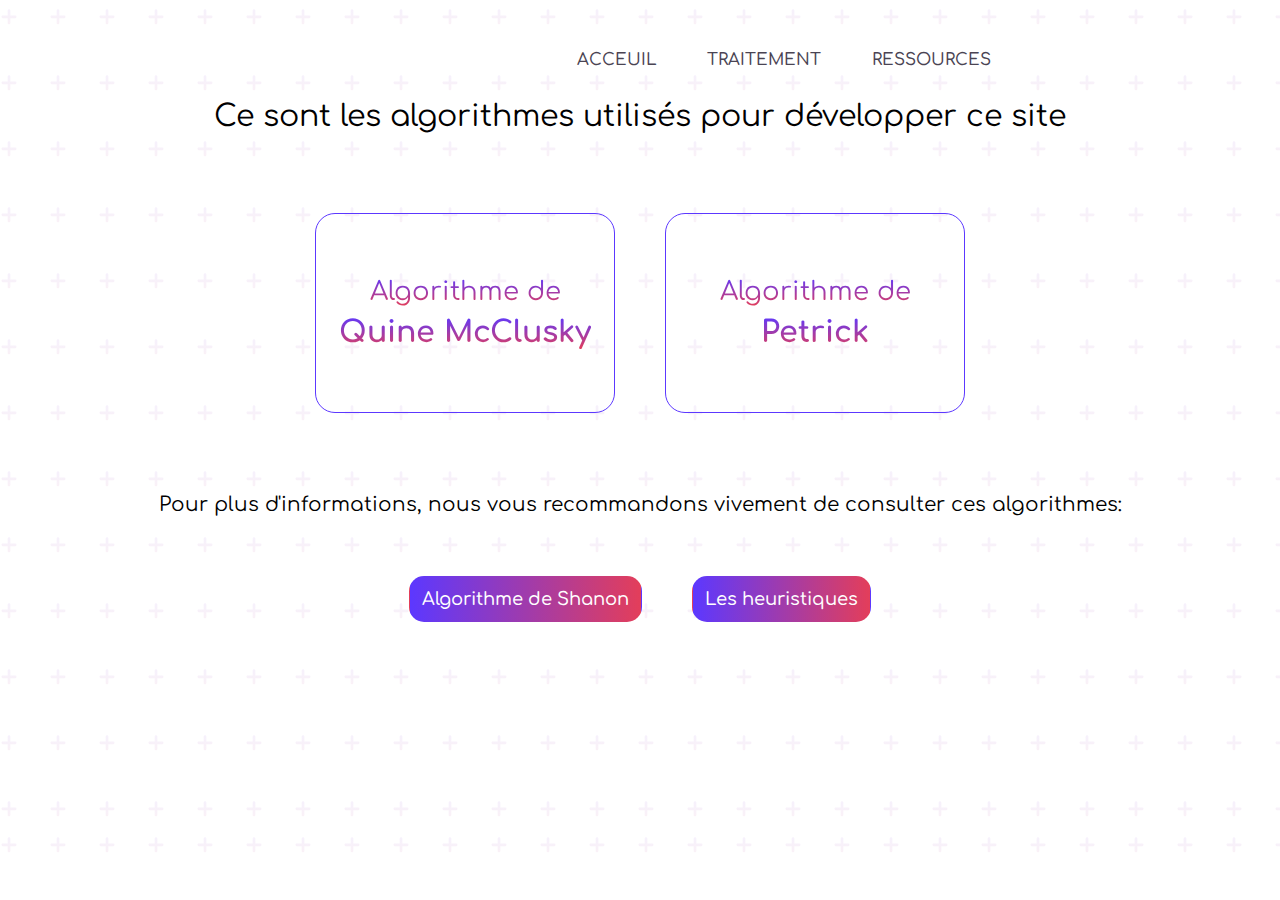
<file: Optimum/pages/Page ressource/index.html>
<!DOCTYPE html>
<html lang="en">
  <head>
    <meta charset="UTF-8" />
    <meta http-equiv="X-UA-Compatible" content="IE=edge" />
    <meta name="viewport" content="width=device-width, initial-scale=1.0" />
    <title>Page des ressources</title>
    <link rel="stylesheet" href="styles.css" />
  </head>
  <body>
    <nav class="navbar">
      <ul>
        <li><a href="../acceuil/accueil.html">ACCEUIL</a></li>
        <li><a href="../traitement/traitement.html">TRAITEMENT</a></li>
        <li><a href="../Page ressource/index.html">RESSOURCES</a></li>
      </ul>
    </nav>

    <div
      style="
        display: flex;
        flex-direction: column;
        justify-content: space-between;
        gap: 50px 0;
      "
    >
      <p style="font-size: 30px; text-align: center">
        Ce sont les algorithmes utilisés pour développer ce site
      </p>
      <div class="cards">
        <div id="cardOne" class="card">
          <p class="gradient-text text-algo">Algorithme de</p>
          <p class="gradient-text text-algo-name">Quine McClusky</p>
        </div>
        <div id="cardTwo" class="card">
          <p class="gradient-text text-algo">Algorithme de</p>
          <p class="gradient-text text-algo-name">Petrick</p>
        </div>
      </div>
      <p style="font-size: 20px; text-align: center; margin-top: 30px">
        Pour plus d'informations, nous vous recommandons vivement de consulter
        ces algorithmes:
      </p>
      <div class="buttons">
        <a
          href="https://fr.wikipedia.org/wiki/Codage_de_Shannon-Fano#:~:text=Le%20codage%20de%20Shannon%2DFano,optimal%2C%20contrairement%20%C3%A0%20ce%20dernier."
          id="btnTwo"
          class="btn-gradient"
          style="text-decoration: none"
          >Algorithme de Shanon</a
        >
        <a
          href="https://www.polytech.umontpellier.fr/pravo/cours/Synthese/Diaporam6-pdf/syn2_optimisation.pdf"
          id="btnOne"
          class="btn-gradient"
          style="text-decoration: none"
          >Les heuristiques</a
        >
      </div>
    </div>

    <!-- The Modal -->
    <div id="myModalOne" class="modal">
      <!-- Modal content -->
      <div class="modal-content">
        <p class="modal-algo modal-algo">Algorithme de</p>
        <p class="gradient-text modal-algo-name">Quine-McCuluskey</p>
        <p>
          <br /><br />
          &nbsp &nbsp &nbsp La procédé
          <span style="color: rgba(92, 56, 255, 1)">Quine-McCluskey</span> (ou
          procédé selon la impliquants premiers) est l'algorithme développé par
          Willard Van Orman Quine et Edward McCluskey qui est utilisé dans
          combinant réseaux en deux niveaux de logique à la minimisation d'une
          fonction booléenne n les variables. La méthode est fonctionnellement
          identique à la Karnaugh, mais sa forme de tableau rend plus efficace à
          apporter à l'ordinateur; en outre, il offre également un moyen
          déterministe pour tester la minimisation d'une fonction booléenne.
          <br />
          <br />
          Le procédé comprend deux étapes: <br />

          &nbsp &nbsp &nbsp 1- Identifier tous impliquants premiers de la
          fonction. <br />
          &nbsp &nbsp &nbsp 2- Ramenez les impliquants premiers d'une table pour
          obtenir la première fonction essentielle impliquante. <br /><br />

          <span>COMPLEXITÉ:</span> <br />
          &nbsp &nbsp &nbsp Bien qu'il soit plus pratique que les cartes
          Karnaugh pour les fonctions avec plus de 4 variables, la méthode
          Quine-McCluskey a cependant une gamme limitée d'utilisation, car le
          problème que les résout algorithme (la satisfiabilité booléenne) est
          NP-dur: Son exécution pousse de façon exponentielle comme le nombre
          d'entrées. On peut montrer que pour une fonction n les variables de la
          limite supérieure du nombre d'impliquants premiers est 3n/n. si n = 32
          il peut y avoir plus de 6,5 * 10^15 impliquants premiers. Par
          conséquent, les fonctions avec un grand nombre de variables booléennes
          doivent être réduites au minimum par des méthodes heuristiques, tels
          que le minimiseur logique Espresso (logique heuristique Espresso
          minimiseur). <br /><br />

          <span>MÉTHODE:</span> <br />
          &nbsp &nbsp &nbsp La méthode consiste en deux phases principales: la
          recherche des impliquants premiers et la recherche ultérieure de la
          couverture optimale. Considérons la minimisation sous forme de somme
          de produits (SOP également connu, d'après le sigle Somme des
          produits), Mais le tout est facilement extensible à la forme du
          produit des sommes (ou POS, produit des sommes). <br />
          &nbsp &nbsp &nbsp Dans la première phase est applique systématiquement
          la simplification du type: <br />
          à savoir la distributivité du produit par rapport à la somme, où P
          indique un produit terme (minterm). De toute évidence, le procédé est
          également extensible à des fonctions non complètement spécifiés et
          également à des circuits à sorties multiples. La première phase
          comprend les étapes consistant à: <br />
          &nbsp &nbsp &nbsp 1- tous les tableaux minterms de la fonction sous
          forme binaire, dans l'ordre croissant en ce qui concerne la table de
          vérité. <br />
          &nbsp &nbsp &nbsp 2- comparer entre eux tous les termes de façon
          exhaustive: elle simplifie les termes qui diffèrent par un seul bit
          (distance de Hamming de unitaire) et la marque, car ils ont contribué
          à la création d'un implicant. <br />
          &nbsp &nbsp &nbsp 3- puis créer une nouvelle table avec tous les
          termes de l'article qui sont délimités à partir de la première table,
          puis répéter l'étape 2). <br />
          &nbsp &nbsp &nbsp 4- le processus se termine lorsque vous ne pouvez
          plus faire des réductions. <br />
          &nbsp &nbsp &nbsp Au point de la construction de la table, il est
          facile de voir que nous ne comparons pas nécessairement tous les
          termes entre eux, mais en fait que les termes adjacents qui diffèrent
          par un seul bit dans le tableau 1. regrouper ensuite les termes qui
          ont un nombre égal de 1 dans le minterm. <br /><br />
          <span>exemple</span> <br />
          Que ce soit en raison de la fonction suivante: <br /><br />
          <span style="color: rgba(92, 56, 255, 1)"
            >Étape 1: la première table référençant</span
          >
          <br />
          <img src="img/Tab1.JPG" alt="Tab1" /> <br />
          <span style="color: rgba(92, 56, 255, 1)">Étape 2: Comparaison</span>
          <br />
          &nbsp &nbsp &nbsp Nous voyons de la table que le minterm 1 ne doit
          être comparée à la minterm 9, qui a deux 1 dans son produit et non
          avec les autres qui diffèrent par deux bits. En comparant les minterm
          avec 1 à 9, nous voyons que ne diffèrent que dans le premier bit: la
          première ligne de la table suivante doit donc simplifier -001
          précisément le premier bit. La comparaison de 1 à 12 ne sont pas
          compatibles car les deux minterms diffèrent pas par un seul bit. A
          l'inverse 9 compare à 11 et 13, mais pas avec 14 et 12 contre 13 et 14
          mais pas avec 11. Enfin, 11, 13, 14 sont confrontés à 15. Le résultat
          final est indiqué dans le tableau suivant: <br />
          <img src="img/Tab2.JPG" alt="Tab2" /> <br />
          <span style="color: rgba(92, 56, 255, 1)"
            >Étape 2: Réduction encore</span
          >
          <br />
          &nbsp &nbsp &nbsp Bien sûr, nous devons réduire encore aussi longtemps
          que vous le pouvez. Dans ce cas, nous ne pouvons comparer avec 9,11
          13,15 qui diffèrent pour le second bit et 12,13 avec 14,15 qui ne
          diffèrent que dans le troisième bit: <br />
          <img src="img/Tab3.JPG" alt="Tab3" /> <br />
          <span style="color: rgba(92, 56, 255, 1)"
            >Étape 3: la première sélection impliquant</span
          >
          <br />
          &nbsp &nbsp &nbsp À ce stade, aucune autre réduction possible.
          <br /><br />
          <span>COUVERTURE:</span> <br />
          &nbsp &nbsp &nbsp La deuxième étape concerne les impliquants de choix
          optimal. Pour ce faire, nous construisons une table ladite table de
          couverture qui consiste en une matrice dans laquelle les indices de
          ligne représentant les premiers impliquants identifiés, alors que les
          indices des colonnes représentent tous les minterms de la fonction. La
          couverture des éléments tableau sont cases marquées 1 si ce qui
          implique Il couvre la j-ème minterm, ils sont par ailleurs 0. Sinon,
          il vous suffit d'utiliser un « x » pour identifier que celui de la
          table. <br />
          <img src="img/Tab4.JPG" alt="Tab4" /> <br /><br />
          <span>exemple</span> <br />
          <img src="img/Tab5.JPG" alt="Tab5" /> <br /><br />
          Apartir de la table, on peut déduire la forme canonique la fonction
          sous la forme de somme de produits (disjonctive) en ajoutant
          simplement le minterms avec une sortie « 1 » (mais en omettant ceux
          avec une sortie ne se soucient pas "-"). <br />
          La fonction, bien sûr, ne sont pas en forme minimale. Ainsi, pour
          réduire au minimum, sont présentés sur une table tous les minterms
          avec sortie « 1 » (incluant également ceux qui ont le ne se soucient
          pas en tant que sortie), les trier dans des classes en fonction du
          nombre de présents « 1 » dans chaque minterm:
          <img src="img/Tab6.JPG" alt="Tab6" /> <br /><br />
          À ce stade, vous pouvez commencer à combiner les minterms ensemble. Si
          deux minterms, appartenant à différentes classes, une distance de
          Hamming égal à 1 (à savoir diffèrent par une seule variable), alors
          ils peuvent être joints, en insérant dans la variable se trouve pas
          dans une commune ne se soucient pas. Les minterms qui ne peuvent être
          combinés entre eux sont indiqués dans l'exemple d'un astérisque ( « *
          »). Une fois épuisé toutes les impliquants du 4ème ordre, il est passé
          à la simplification possible de celles du 3e ordre, où dans ce cas
          doivent être reliés entre eux avec les minterms Hamming distance égale
          à 2. A la fin, nous arrivons à la table suivante: <br />
          <img src="img/Tab7.JPG" alt="Tab7" /> <br /><br />
          <span style="color: rgba(92, 56, 255, 1)"
            >Étape 2: la première table référençant</span
          >
          <br />
          Une fois la recherche des impliquants premiers, ceux-ci sont présentés
          dans un tableau, l'écriture sur les lignes et les colonnes impliquant
          les minterms. <br />
          <img src="img/Tab8.JPG" alt="Tab8" /> <br /><br />
          Afin de procéder au choix de la toiture appliquer les critères
          suivants: <br />

          &nbsp &nbsp &nbsp - Ligne de dominance: la ligne i domine la ligne j
          si le sous-entendu Pi couvre toutes les minterms qui couvre le plus Pj
          impliquant au moins un. <br />
          &nbsp &nbsp &nbsp - Colonne de dominance: La s colonne domine la
          colonne j si la mj minterm est couvert par les impliquant qui me a
          couvert au moins un plus. <br />
          &nbsp &nbsp &nbsp - Choix de l'implicant essentiel : Un sous-entendu
          est appelée essentiel si un marquage apparaissant dans une colonne est
          recouverte d'une seule ligne. Dans ce cas, comportant l'addition de
          toutes les couvertures et vous supprimez la ligne et toutes les
          colonnes dans lesquelles il y a un dell'implicante.Nell'esempio
          marquant la première sous-entendu est essentiel, car il est le seul à
          couvrir minterm 4.Le en va de même pour le second sous-entendu que
          couvre la minterm 9 et pour le quatrième sous-entendu que le couvre
          minterm 15. <br />
          Dans ce cas, le troisième impliquant l'ancien peut être couvert par le
          second, le premier et le quatrième, il est donc pas indispensable.
          Dans certains cas, des situations surgissent où les cartes cycliques
          ne sont pas présentes conditions de domination ni de essentialité, qui
          devraient être utilisés pour d'autres procédures de simplification.
          Une façon systématique et efficace est représenté par Procédé de
          Petrick. Dans cet exemple, la première impliquant coinvologono
          essentiel tous minterms, donc il n'y a pas besoin de combiner
          l'essentiel avec ceux impliquant non essentiels. <br />

          &nbsp &nbsp &nbsp Les équations dérivées sont fonctionnellement
          équivalents équation d'origine. <br />

          <br /><br />&nbsp &nbsp &nbsp<span>SOURCE:</span>
          <a href="https://boowiki.info"> BookWiki</a><br />
        </p>
      </div>
    </div>

    <div id="myModalTwo" class="modal">
      <!-- Modal content -->
      <div class="modal-content">
        <p class="modal-algo">Algorithme de</p>
        <p class="gradient-text modal-algo-name">Petrick</p>
        <br /><br />
        <p>
          &nbsp &nbsp &nbsp La procédé de
          <span style="color: rgba(92, 56, 255, 1)">Petrick</span> est une
          résolution de l'algorithme minterms contenue dans une table de ce qui
          implique première formée avec le Procédé Quine-McCluskey. Cette
          méthode, ce qui simplifie la couverture de transposition sous forme
          algébrique, il est peu pratique pour les très grandes tables, car il
          évalue toutes les solutions possibles, mais il est facilement
          réalisable dans un ordinateur à l'aide d'algorithmes branch and bound.
          <br />
          <br />
          Le procédé fonctionne en procédant comme suit: <br />

          &nbsp &nbsp &nbsp 1- Réduction des impliquants premiers de la table en
          supprimant les lignes contenant des impliquants premiers essentiels
          (et leurs colonnes respectives) <br />
          &nbsp &nbsp &nbsp 2- Le marquage des lignes de la table réduite (, , ,
          , etc.) <br />
          &nbsp &nbsp &nbsp 3- Construction d'une fonction logique cela est vrai
          lorsque toutes les colonnes sont couvertes ( Il est constitué par un
          produit de sommes, dans lequel chaque terme de la somme est de la
          forme , quand représenter une rangée qui couvre la colonne ) <br />
          &nbsp &nbsp &nbsp 4- Minimisation des en somme de produits en
          appliquant l'équivalence (Chaque terme dans le résultat est une
          solution, qui est un ensemble de lignes qui couvre tous les minterms
          du tableau) <br />
          &nbsp &nbsp &nbsp 5- Détermination des solutions minimales identifiant
          les termes qui contiennent le moins de impliquants premiers <br />
          &nbsp &nbsp &nbsp 6- Comptez le nombre de littéraux dans chacune
          impliquant d'abord des termes trouvés précédemment et la recherche du
          nombre total de littéraux <br />
          &nbsp &nbsp &nbsp 7- La sélection des termes formés par le plus petit
          nombre de littéraux et d'écrire les sommes correspondantes des
          impliquants premiers. <br />
          <br />
          <span>exemple</span> <br />
          Supposons qu'il veut réduire la fonction suivante: <br />

          en utilisant la Procédé Quine-McCluskey Vous arrivez à la table
          suivante de impliquants premiers:
          <img src="img/Tab9.JPG" alt="Tab9" /> <br /><br />

          &nbsp &nbsp &nbsp Sur la base de la coque marquée par un X dans le
          tableau ci-dessus, nous pouvons obtenir le produit suivant des sommes
          des lignes, où les lignes sont ajoutées et les colonnes multipliées:
          <br />
          Utilisation de la distribution de biens et: équivalences <br />

          &nbsp &nbsp &nbsp l'expression précédente est simplifiée et
          transformée en une somme de produits comme suit: <br />
          En appliquant l'équivalence: <br />

          &nbsp &nbsp &nbsp l'expression est encore réduite, devenant ainsi:
          <br />

          &nbsp &nbsp &nbsp À ce stade, nous choisissons les produits avec le
          moins de termes, qui, dans cet exemple sont: <br />

          &nbsp &nbsp &nbsp Enfin, nous choisissons les termes avec le moins
          nombre total de littéraux; Par conséquent, les deux produits se
          développent à la fois dans le littéral 6 Total. <br />

          <br /><br />&nbsp &nbsp &nbsp<span>SOURCE:</span>
          <a href="https://boowiki.info"> BookWiki</a><br />
        </p>
      </div>
    </div>

    <script src="./script.js"></script>
  </body>
</html>
</file>
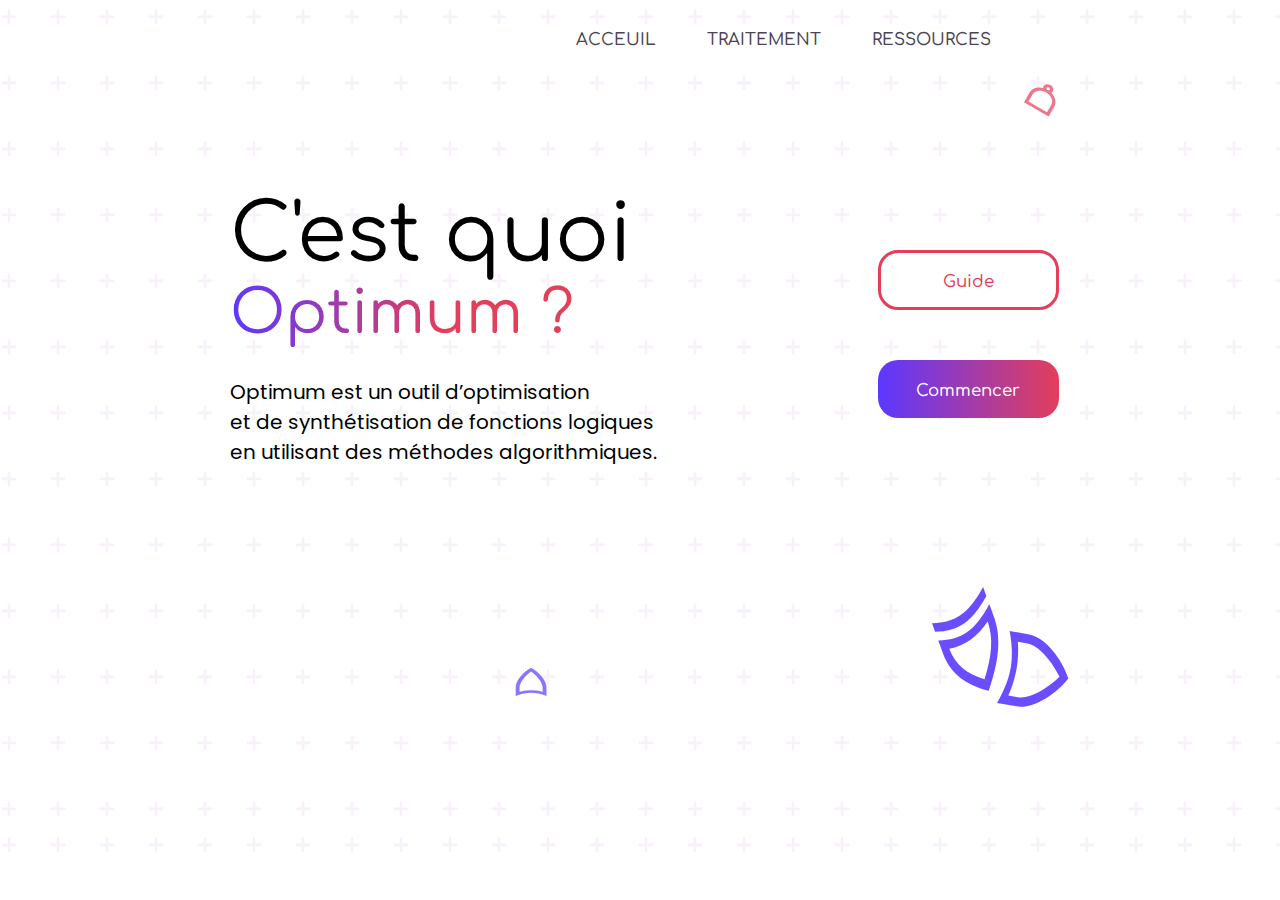
<file: Optimum/pages/acceuil/accueil.html>
<!DOCTYPE html>
<html lang="en">
  <head>
    <title>ACCUEIL</title>
    <link rel="stylesheet" href="./styles/style.css" />
    <link
      href="https://fonts.googleapis.com/css2?family=Comfortaa:wght@500&display=swap"
      rel="stylesheet"
    />
    <link
      href="https://fonts.googleapis.com/css2?family=Comfortaa:wght@500&family=Poppins:wght@500&display=swap"
      rel="stylesheet"
    />
  </head>
  <body>
    <header>
      <ul>
        <li><a href="accueil.html">ACCEUIL</a></li>
        <li><a href="../traitement/traitement.html">TRAITEMENT</a></li>
        <li><a href="../Page ressource/index.html">RESSOURCES</a></li>
      </ul>
    </header>
    <img id="or2" src="../acceuil/images/or.svg" />
    <img id="nand" src="../acceuil/images/nand.svg" />
    <div id="main">
      <img id="nand2" src="../acceuil/images/nand.svg" />
      <div id="title">
        <div id="title1">C'est quoi</div>
        <div id="title2">Optimum ?</div>
        <div id="title3">Optimum est un outil d’optimisation</div>
        <div id="title3">et de synthétisation de fonctions logiques</div>
        <div id="title3">en utilisant des méthodes algorithmiques.</div>
      </div>
      <div id="video">
        <div id="bouton"><a href="../guide/guide.html">Guide</a></div>
        <div id="bouton2">
          <a href="../traitement/traitement.html">Commencer</a>
        </div>
      </div>
    </div>
    <div id="portes">
      <img id="porte" src="../acceuil/images/Group 110.svg" />
      <img id="or" src="../acceuil/images/or.svg" />
    </div>
  </body>
</html>
</file>
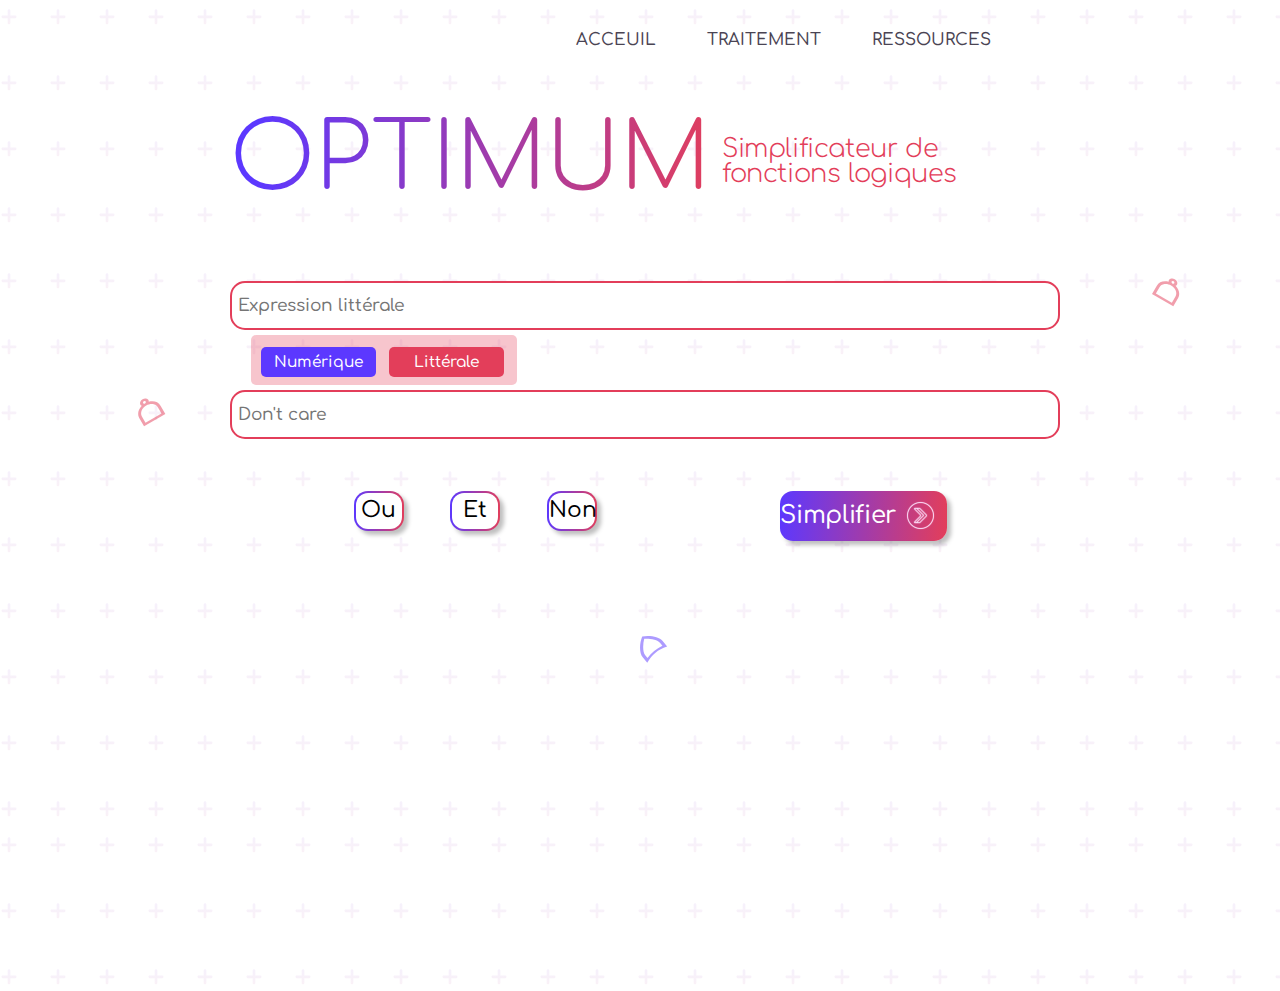
<file: Optimum/pages/traitement/traitement.html>
<!DOCTYPE html>
<html lang="en">
  <head>
    <meta charset="UTF-8" />
    <meta http-equiv="X-UA-Compatible" content="IE=edge" />
    <meta name="viewport" content="width=device-width, initial-scale=1.0" />
    <title>OPTIMUM - Traitement</title>
    <link rel="stylesheet" href="./styles/traitement1.css" />
    <link rel="preconnect" href="https://fonts.googleapis.com" />
    <link rel="preconnect" href="https://fonts.gstatic.com" crossorigin />
    <link
      href="https://fonts.googleapis.com/css2?family=Comfortaa:wght@500&family=Varela+Round&display=swap"
      rel="stylesheet"
    />
    <link rel="preconnect" href="https://fonts.googleapis.com" />
    <link rel="preconnect" href="https://fonts.gstatic.com" crossorigin />
    <link
      href="https://fonts.googleapis.com/css2?family=Poppins:wght@500&display=swap"
      rel="stylesheet"
    />
    <link
      href="https://fonts.googleapis.com/icon?family=Material+Icons"
      rel="stylesheet"
    />
    <link
      rel="stylesheet"
      href="https://cdnjs.cloudflare.com/ajax/libs/font-awesome/4.7.0/css/font-awesome.min.css"
    />

    <link
      rel="stylesheet"
      href="https://cdnjs.cloudflare.com/ajax/libs/font-awesome/6.0.0/css/all.min.css"
    />
    <link
      rel="stylesheet"
      href="https://cdnjs.cloudflare.com/ajax/libs/font-awesome/6.0.0/css/all.min.css"
    />
    <link
      rel="stylesheet"
      href="https://cdnjs.cloudflare.com/ajax/libs/font-awesome/6.1.1/css/all.min.css"
    />
  </head>
  <body>
    <header>
      <ul>
        <li><a href="../acceuil/accueil.html">ACCEUIL</a></li>
        <li><a href="traitement.html">TRAITEMENT</a></li>
        <li><a href="../Page ressource/index.html">RESSOURCES</a></li>
      </ul>
    </header>

    <section id="main">
      <div id="nom">
        <h1>OPTIMUM</h1>
        <h5>
          Simplificateur de <br />
          fonctions logiques
        </h5>
      </div>
      <div class="container">
        <input
          type="text"
          name="fonction"
          placeholder="Expression littérale"
          id="fonction"
          class="input use-keyboard-input"
        />

        <img src="./styles/images/icons8-close.svg" class="clearfunc" />
        <div class="containerchoix">
          <div class="choix">
            <!--<i class="fa-solid fa-keyboard"></i> -->

            <button id="numerique" class="btn">Numérique</button>

            <button id="litterale" class="btn">Littérale</button>
          </div>
        </div>

        <input
          type="text"
          name="fonction"
          placeholder="Don't care"
          id="dontcare"
          class="input use-keyboard-input"
        />
        <img src="./styles/images/icons8-close.svg" class="cleardont" />
        <div class="btnContainer">
          <div class="logicbtn">
            <button class="logic" id="ou">Ou</button>
            <button class="logic" id="et">Et</button>
            <button class="logic" id="non">Non</button>
          </div>

          <button id="simplifier">
            Simplifier
            <img src="./styles/images/enter.svg" alt="next" id="entrer" />
          </button>
        </div>
      </div>

      <svg
        id="nor1"
        width="32"
        height="33"
        viewBox="0 0 32 33"
        fill="none"
        xmlns="http://www.w3.org/2000/svg"
      >
        <path
          d="M0 18.2671L24.6661 32.5081L30.2703 22.8012C32.6731 18.6394 31.4939 12.9919 27.2696 8.77339C27.8581 8.46606 28.5167 8.0374 28.8669 7.43072C29.4243 6.46532 29.4716 5.25813 28.9984 4.07473C28.5252 2.89133 27.5702 1.82865 26.3437 1.12047C25.1171 0.412298 23.7193 0.116634 22.4578 0.298522C21.1964 0.480411 20.1745 1.12495 19.6172 2.09036C19.2669 2.69704 19.1689 3.40082 19.2531 4.14508C13.4876 2.59597 8.00707 4.39844 5.60425 8.56025L0 18.2671ZM4.48432 17.6205L8.68751 10.3404C9.80226 8.40956 11.8459 7.12048 14.3688 6.7567C16.8917 6.39292 19.6873 6.98425 22.1405 8.4006C24.5937 9.81696 26.5035 11.9423 27.45 14.3091C28.3964 16.6759 28.3018 19.0903 27.1871 21.0211L22.9839 28.3012L4.48432 17.6205ZM22.7004 3.87048C23.0507 3.2638 24.1718 3.10215 24.9426 3.54719C25.7134 3.99222 26.134 5.04392 25.7837 5.6506C25.5979 5.9724 25.2573 6.18725 24.8368 6.24788C24.4163 6.30851 23.9504 6.20995 23.5415 5.97389C22.7707 5.52886 22.3502 4.47716 22.7004 3.87048Z"
          fill="#E33E5A"
          fill-opacity="0.5"
        />
      </svg>
      <svg
        id="nor2"
        width="32"
        height="33"
        viewBox="0 0 32 33"
        fill="none"
        xmlns="http://www.w3.org/2000/svg"
      >
        <path
          d="M7.01172 32.5079L31.6778 18.267L26.0735 8.56013C23.6707 4.39833 18.1902 2.59585 12.4247 4.14496C12.4528 3.4816 12.4109 2.69692 12.0606 2.09024C11.5032 1.12484 10.4814 0.480291 9.21997 0.298403C7.95852 0.116514 6.56074 0.41218 5.33414 1.12036C4.10754 1.82853 3.1526 2.89121 2.67939 4.07461C2.20618 5.25801 2.25347 6.4652 2.81084 7.4306C3.16111 8.03728 3.7216 8.47405 4.40824 8.77327C0.183941 12.9918 -0.995347 18.6393 1.40747 22.8011L7.01172 32.5079ZM8.69392 28.3011L4.49073 21.021C3.37598 19.0902 3.28141 16.6758 4.22783 14.309C5.17425 11.9422 7.08413 9.81684 9.53733 8.40049C11.9905 6.98413 14.7861 6.3928 17.309 6.75658C19.8319 7.12036 21.8755 8.40944 22.9903 10.3403L27.1935 17.6204L8.69392 28.3011ZM5.8941 5.65048C5.54384 5.0438 5.96439 3.9921 6.7352 3.54707C7.50602 3.10204 8.6271 3.26368 8.97736 3.87036C9.16316 4.19216 9.17892 4.59456 9.02118 4.98903C8.86344 5.38349 8.54513 5.73772 8.13626 5.97378C7.36545 6.41881 6.24437 6.25716 5.8941 5.65048Z"
          fill="#E33E5A"
          fill-opacity="0.5"
        />
      </svg>
      <svg
        id="or"
        width="33"
        height="33"
        viewBox="0 0 33 33"
        fill="none"
        xmlns="http://www.w3.org/2000/svg"
      >
        <path
          d="M8.65234 32.3988C14.8769 21.7917 20.8184 16.8939 32.4184 12.8076L27.043 6.28674C22.5635 0.852691 11.2466 -0.770369 2.61742 0.867002C-0.636398 9.02523 -1.20252 20.4439 3.27696 25.8779L8.65234 32.3988ZM8.93541 26.6895L6.24772 23.429C3.11208 19.6252 3.2679 10.7352 5.03634 3.80139C12.1802 3.38847 20.9366 4.93181 24.0722 8.73564L26.7599 11.9961C19.4156 15.4948 13.7712 20.1477 8.93541 26.6895Z"
          fill="#5C38FF"
          fill-opacity="0.5"
        />
      </svg>
      <script src="./src/traitement.js"></script>
    </section>
  </body>
</html>
</file>
<file: Optimum/pages/Page ressource/styles.css>
@import url('https://fonts.googleapis.com/css2?family=Comfortaa:wght@300;400;500;700&display=swap');
@import url('https://fonts.googleapis.com/css2?family=Poppins:wght@100;200;300;400;500;600;700&display=swap');

* {
    margin: 0;
    padding: 0;
    box-sizing: border-box;
    font-family: 'Comfortaa', sans-serif;
}

body {
    height: 100vh;
    background: url("../acceuil/images/Background.svg");

}

.navbar {
    height: 100px;
    padding: 20px 10px;
    display: flex;
    justify-content: space-between;
}

.nav-items {
    display: flex;
    align-items: center;
    list-style-type: none;
    gap: 0 50px;
    padding: 0 80px;
}

.nav-link {
    text-decoration: none;
    position: relative;
    color: black;
    padding: 12px;
    display: block;
    text-align: center;
    width: 150px;
}

.nav-link:hover {
    background: linear-gradient(180deg, rgba(92,56,255,1) 0%, rgba(227,62,90,1) 100%) border-box;
    color: #fff;
    padding: 12px;
    border: 0.1px solid transparent;
    border-radius: 15px;
}

.nav-link::before {
    content:"";
    position:absolute;
    top:0;
    left:0;
    right:0;
    bottom:0;
    border-radius: 15px; /*1*/
    border: 3px solid transparent; /*2*/
    background: linear-gradient(180deg, rgba(92,56,255,1) 0%, rgba(227,62,90,1) 100%) border-box;
    -webkit-mask: /*4*/
     linear-gradient(#fff 0 0) padding-box, 
     linear-gradient(#fff 0 0);
  -webkit-mask-composite: xor; /*5'*/
          mask-composite: exclude; /*5*/
}

.home-body {
    display: flex;
    justify-content: space-around;
    align-items: center;
}

.home-body .home-left {
    display: flex;
    flex-direction: column;
    gap: 30px 0;
    padding: 0px 100px 50px;
}

.home-body .home-left .title {
    font-size: 40px;
    font-weight: 300;
    color: #4A4453;
}

.gradient-text {
    background: linear-gradient(180deg, rgba(92,56,255,1) 0%, rgba(227,62,90,1) 100%);
    -webkit-background-clip: text;
    -webkit-text-fill-color: transparent;
}

.home-body .home-left .desc {
    font-size: 16px;
}

.home-body .home-right {
    display: flex;
    flex-direction: column;
    justify-content: center;
    align-items: center;
    gap: 30px 0;
    padding-top: 50px;
}

.home-body .home-right .card {
    width: 330px;
    height: 355px;
    background: url("./img/book.png") no-repeat;
    display: inline-block;
}
.home-body .home-right .card:hover {
    background: url("./img/bookred.png") no-repeat;
}

.btn-gradient {
    background: linear-gradient(90deg, rgba(92,56,255,1) 0%, rgba(227,62,90,1) 100%);
    color: #fff;
    font-size: 18px;
    padding: 12px;
    border: 0.1px solid transparent;
    border-radius: 15px;
    cursor: pointer;
}

/* The Modal (background) */
.modal {
    display: none; /* Hidden by default */
    position: fixed; /* Stay in place */
    z-index: 1; /* Sit on top */
    left: 0;
    top: 0;
    width: 100%; /* Full width */
    height: 100%; /* Full height */
    overflow: auto; /* Enable scroll if needed */
    background-color: rgb(0,0,0); /* Fallback color */
    background-color: rgba(0,0,0,0.4); /* Black w/ opacity */
  }
  
  /* Modal Content/Box */
  .modal-content {
    background-color: #fefefe;
    margin: 7% auto; /* 15% from the top and centered */
    padding: 20px 50px;
    border: 1px solid #888;
    width: 80%; /* Could be more or less, depending on screen size */
  }
  .modal-content p {
    font-family: 'Poppins', sans-serif;
    font-weight: 500;
  }

  .modal-content p span {
    color: #E33E5A; 
    font-weight: 700 !important;
  }

  .modal-content .btn-container {
      display: flex;
      justify-content: flex-end;
  }

  .modal-content .btn-container .modal-btn {
      background-color: #E33E5A;
      color: #1D0F33;
      font-size: 20px;
      border-radius: 5px;
      border: transparent;
      padding: 7px 15px;
      cursor: pointer;
  }

  .buttons {
      margin-top: 10px;
      display: flex;
      gap: 0 50px;
      justify-content: center;
      align-items: center;
  }
  .cards {
    margin-top: 30px;
    display: flex;
    gap: 0 50px;
    justify-content: center;
    align-items: center;
    text-align: center;
}

.cards .card {
    display: flex;
    flex-direction: column;
    justify-content: center;
    align-items: center;
    border: 1px solid rgba(92,56,255,1);
    height: 200px;
    width: 300px;
    border-radius: 20px;
    padding: 20px;
    cursor: pointer;
}

.cards .text-algo {
    font-size: 26px;
}

.cards .text-algo-name {
    margin-top: 10px;
    font-size: 30px;
    font-weight: bold;
}

.modal-algo {
    font-size: 30px
}

.modal-algo-name {
    font-size: 36px;
}


@keyframes bgimage1 {

    0% {
        background-image: url("img/Pic1.jpg");
    }

    33% {
        background-image: url("img/Pic1.jpg");
    }

    66% {
        background-image: url("img/Pic2.png");
    }

    100% {
        background-image: url("img/Pic3.png");
    }    
}

#cardOne:hover {
    -webkit-animation: bgimage1 4s infinite;
    animation: bgimage1 4s infinite;
    -webkit-animation-direction: alternate;
    animation-direction: alternate;
}
a {
    font-family: "Comfortaa", cursive;
    font-style: normal;
    font-weight: 500;
    font-size: 1.3vw;
    text-decoration: none;
    color: #4a4453;
  }
 ul a::after {
    content: "";
    display: block;
    background-color: #e33e5a;
    height: 5px;
    width: 0;
    left: 0;
    bottom: -10px;
    padding: 0;
    margin: 0;
    box-sizing: border-box;
    transition: 0.3s;
  }
 ul a:hover {
    color: black;
  }
 ul a:hover::after {
    width: 100%;
  }
  ul {
    position: relative;
    padding: 0;
    width: 40%;
    margin-left: 45%;
    top: 30px;
    display: flex;
    gap: 10%;
    list-style: none;
  }
  ul li {
    width: fit-content;
  }
  
#cardOne:hover > p {
    display: none;
}

@keyframes bgimage2 {

    0% {
        background-image: url("img/Pic4.jpg");
    }

    33% {
        background-image: url("img/Pic4.jpg");
    }

    66% {
        background-image: url("img/Pic5.jpg");
    }

    100% {
        background-image: url("img/Pic6.jpg");
    }    
}
#cardTwo:hover {
    -webkit-animation: bgimage2 5s infinite;
    animation: bgimage2 5s infinite;
    -webkit-animation-direction: alternate;
    animation-direction: alternate;
}

#cardTwo:hover > p {
    display: none;
}
</file>
<file: Optimum/pages/acceuil/styles/style.css>
* {
  margin: 0;
  padding: 0;
  box-sizing: border-box;
  font-family: "Comfortaa", sans-serif;
}
body {
background-image: url("../images/Background.svg");
}

#icon {
margin-top: 10px;
margin-left: 7%;
float: left;
}
#menu {
margin-top: 0px;
margin-right: 10%;
float: right;
}

#video a::after {
content: "";
display: block;
background-color: #e33e5a;
height: 5px;
width: 0;
left: 0;
bottom: -10px;
padding: 0;
margin: 0;
box-sizing: border-box;
transition: 0.3s;
}

#video a:hover::after {
width: 0%;
}
#bouton a {
  font-family: "Comfortaa", cursive;
  font-style: normal;
  font-weight: 500;
  font-size: 1.3vw;
  text-decoration: none;
  color: #e33e5a;
}

#bouton2 a {
  font-family: "Comfortaa", cursive;
  font-style: normal;
  font-weight: 500;
  font-size: 1.3vw;
  text-decoration: none;
  color: white;
}

a {
  font-family: "Comfortaa", cursive;
  font-style: normal;
  font-weight: 500;
  font-size: 1.3vw;
  text-decoration: none;
  color: #4a4453;
}
a::after {
  content: "";
  display: block;
  background-color: #e33e5a;
  height: 5px;
  width: 0;
  left: 0;
  bottom: -10px;
  padding: 0;
  margin: 0;
  box-sizing: border-box;
  transition: 0.3s;
}
a:hover {
  color: black;
}
a:hover::after {
  width: 100%;
}
ul {
  position: relative;
  padding: 0;
  width: 40%;
  margin-left: 45%;
  top: 30px;
  display: flex;
  gap: 10%;
  list-style: none;
}
ul li {
  width: fit-content;
}
#title {
float: left;
font-size: 50px;
font-family: "Comfortaa", cursive;
margin-bottom: 100px;
}
#title1 {
font-size: 80px;
font-family: "Comfortaa", cursive;
}

#title2 {
font-size: 60px;
background: linear-gradient(to right, #5c38ff, #e33e5a, #e33e5a);
-webkit-text-fill-color: transparent;
-webkit-background-clip: text;
font-family: "Comfortaa";
margin-bottom: 30px;
}

#title3 {
font-family: "Poppins";
font-size: 20px;
-webkit-background-clip: text;
}

#video {
margin-top: -120px;
display: flex;
flex-direction: column;
}
#main {
margin-top: 70px;
display: flex;
align-items: center;
justify-content: space-evenly;
flex-wrap: wrap;
}

#nand {
margin-left: 80%;
margin-top: 60px;
}

#nand2 {
display: none;
margin-left: 0px;
margin-top: 0px;
margin-right: -150px;
}

#porte {
float: right;
margin-right: 16%;
margin-top: 20px;
}
#or {
float: right;
margin-right: 30%;
margin-top: 100px;
}
#or2 {
display: none;
float: right;
margin-right: 60%;
margin-top: 0px;
}

#bouton{
text-align: center;
padding: 8px 30px;
font-weight: 300;
margin-top: 30px;
border: none;
border-radius: 20px;
font-family: 'Comfortaa';
font-size: 30px;
color: #e33e5a;
cursor: pointer;
background-color: white;
border: 3px solid #e33e5a;
margin-left: -5%;
margin-right: -5%;
margin-bottom: 20px;
}

#bouton2{
text-align: center;
padding: 10px 30px;
font-weight: 300;
margin-top: 30px;
border: none;
border-radius: 20px;
font-family: 'Comfortaa';
font-size: 30px;
color: white;
cursor: pointer;
background-image: linear-gradient(to right,#5c38ff,#e33e5a);
margin-left: -5%;
margin-right: -5%;
}

/*@media (max-width: 1000px) and (min-width: 601px) {
* {
  box-sizing: border-box;
  font-family: sans-serif;
}

body {
  background-image: url("./images/Background.svg");
}

#icon {
  margin-top: 10px;
  margin-left: 7%;
  float: left;
}
#menu {
  margin-top: 0px;
  margin-right: 10%;
  float: right;
}

#mode {
  display: none;
  margin-top: 0px;
  margin-right: 7%;
  float: right;
}
a {
  font-size: 15px;
}
ul {
  width: 80%;
  right: 0;
  left: 0;
  margin: 0 20%;
  padding: 0;
  display: flex;
  width: 100%;
}

#title {
  float: left;
  font-size: 50px;
  font-family: "Segoe UI", Tahoma, Geneva, Verdana, sans-serif;
  margin-bottom: 0;
}

#title1 {
  margin-top: -110px;
  font-size: 80px;
  font-family: "Comfortaa";
}

#title2 {
  background: linear-gradient(to right, #5c38ff, #e33e5a, #e33e5a);
  -webkit-text-fill-color: transparent;
  -webkit-background-clip: text;
  font-family: "Comfortaa";
  font-size: 60px;
  margin-bottom: 30px;
}

#title3 {
  font-family: "Poppins";
  font-size: 20px;
  -webkit-background-clip: text;
}

#video {
  margin-top: 0px;
  margin-left: 0px;
  display: flex;
  flex-direction: column;
}
#main {
  margin-top: 15px;
  display: flex;
  align-items: center;
  justify-content: space-evenly;
  flex-wrap: wrap;
}

#nand {
  margin-left: 80%;
  margin-top: 10px;
}

#nand2 {
  display: none;
  margin-left: 0px;
  margin-top: 0px;
  margin-right: -150px;
}

#porte {
  float: right;
  margin-right: 16%;
  margin-top: 20px;
}
#or {
  float: right;
  margin-right: 40%;
  margin-top: 100px;
}
#or2 {
  display: block;
  float: right;
  margin-right: 70%;
  margin-top: 0px;
}

#bouton {
  text-align: center;
  padding: 10px 15px;
  font-weight: 300;
  margin-top: 30px;
  border: none;
  border-radius: 20px;
  font-family: "Comfortaa";
  font-size: 30px;
  color: white;
  cursor: pointer;
  background-image: linear-gradient(to right, #5c38ff, #e33e5a);
  margin-left: 30%;
  margin-right: 30%;
}
}*/
/*@media (min-width: 1540px) {
* {
  box-sizing: border-box;
  font-family: sans-serif;
}
body {
  background-image: url("./images/Background.svg");
}

#icon {
  margin-top: 10px;
  margin-left: 7%;
  float: left;
}
#menu {
  display: none;
}
#mode {
  display: block;
  margin-top: 20px;
  margin-right: 10%;
  margin-left: 40px;
  float: right;
}
ul {
  position: absolute;
  margin-top: 2.5%;
  margin-bottom: 5%;
}

#title {
  float: left;
  font-size: 50px;
  font-family: "Segoe UI", Tahoma, Geneva, Verdana, sans-serif;
  margin-bottom: 0;
}

#title1 {
  margin-top: -110px;
  font-size: 80px;
  font-family: "Comfortaa";
}

#title2 {
  background: linear-gradient(to right, #5c38ff, #e33e5a, #e33e5a);
  -webkit-text-fill-color: transparent;
  -webkit-background-clip: text;
  font-family: "Comfortaa";
  font-size: 60px;
  margin-bottom: 30px;
}

#title3 {
  font-size: 20px;
  font-family: "Poppins";
  -webkit-background-clip: text;
}

#video {
  margin-top: 0px;
  margin-left: -5%;
  display: flex;
  flex-direction: column;
}
#main {
  margin-top: 15px;
  display: flex;
  align-items: center;
  justify-content: space-evenly;
  flex-wrap: wrap;
}
#nand {
  margin-left: 80%;
  margin-top: 60px;
}

#nand2 {
  display: block;
  margin-left: 0px;
  margin-top: 0px;
  margin-right: -150px;
}

#porte {
  float: right;
  margin-right: 16%;
  margin-top: 20px;
}
#or {
  float: right;
  margin-right: 40%;
  margin-top: 100px;
}
#or2 {
  display: block;
  float: right;
  margin-right: 60%;
  margin-top: 0px;
}
#bouton {
  text-align: center;
  padding: 10px 15px;
  font-weight: 300;
  margin-top: 30px;
  border: none;
  border-radius: 20px;
  font-family: "Comfortaa";
  font-size: 30px;
  color: white;
  cursor: pointer;
  background-image: linear-gradient(to right, #5c38ff, #e33e5a);
  margin-left: 30%;
  margin-right: 30%;
}
}*/
/*@media screen and (max-width: 600px) {
  a {
    font-size: 12px;
  }
  ul {
    right: 0;
    left: 0;
    margin: 0 10%;
    display: flex;
    width: 100%;
  }
  ul li {
    text-align: center;
  }
}*/
/*@media screen and (min-height: 916px) {
  ul {
      position: absolute;
      margin-top: 2.5%;
      margin-bottom: 5%;
    }
}*/
</file>
<file: Optimum/pages/traitement/styles/traitement1.css>
* {
  margin: 0;
  padding: 0;
}

a {
  font-family: "Comfortaa", cursive;
  font-style: normal;
  font-weight: 500;
  font-size: 1.3vw;
  text-decoration: none;
  color: #4a4453;
}
a::after {
  content: "";
  display: block;
  background-color: #e33e5a;
  height: 5px;
  width: 0;
  left: 0;
  bottom: -10px;
  padding: 0;
  margin: 0;
  box-sizing: border-box;
  transition: 0.3s;
}
a:hover {
  color: black;
}
a:hover::after {
  width: 100%;
}
ul {
  position: relative;
  padding: 0;
  width: 40%;
  margin-left: 45%;
  top: 30px;
  display: flex;
  gap: 10%;
  list-style: none;
}
ul li {
  width: fit-content;
}

#main {
  position: relative;
  width: 80%;
  height: 750px;
  margin: 5% 10%;
  padding: 0px;
  font-family: "Comfortaa";
  font-style: normal;
}
#nom {
  position: relative;
  width: 80%;
  height: 20%;
  top: 20px;
  padding: 0;
  margin: 2% 10%;
}
#nom h1 {
  width: 60%;
  font-weight: 300;
  position: relative;
  margin: 0;
  font-size: 7.2vw;
  background: linear-gradient(91.4deg, #5c38ff 5.43%, #e33e5a 99.5%);
  -webkit-background-clip: text;
  -webkit-text-fill-color: transparent;
  background-clip: text;
}
h5 {
  font-weight: 200;
  position: relative;
  width: 40%;
  bottom: 50%;
  left: 60%;
  font-size: 2vw;
  line-height: 25px;
  align-items: center;
  letter-spacing: -0.015em;
  color: #e33e5a;
}
.h5num {
  font-weight: 200;
  position: relative;
  width: 40%;
  bottom: 50%;
  left: 60%;
  font-size: 2vw;
  line-height: 25px;
  align-items: center;
  letter-spacing: -0.015em;
  color: #5c38ff;
}
.containerchoix {
  position: relative;
  padding: 0.5% 0px;
}
.container {
  position: relative;
  width: 100%;
  height: 50%;
  margin: 0px;
  top: 3%;
}

.input {
  position: relative;
  width: 80%;
  height: 45px;
  border-radius: 15px;
  left: 10%;
  border: 2px solid #e33e5a;
  padding: 0 0 0 6px;
  font-size: 17px;
  font-weight: 500;
  font-family: "Comfortaa";
  font-style: medium;
  user-select: text;
}
#errorF {
  font-size: 1.2vw;
  font-weight: 500;
  font-family: "Comfortaa";
  font-style: medium;
  color: red;
  left: 70%;
  top: 15%;
  position: absolute;
}
#errorD {
  font-size: 1.2vw;
  font-weight: 500;
  font-family: "Comfortaa";
  font-style: medium;
  color: red;
  left: 70%;
  top: 45%;
  position: absolute;
}
.submit {
  background-color: red;
  position: relative;
  top: 20%;
}

.choix {
  position: relative;
  top: 0px;
  bottom: 10px;
  width: 25%;
  height: 40px;
  left: 12%;
  border: 0;
  padding: 0.5%;
  background: rgba(227, 62, 90, 0.3);
  border-radius: 5px;
}
.choixnum {
  position: relative;
  top: 0px;
  bottom: 10px;
  width: 25%;
  height: 40px;
  left: 12%;
  border: 0;

  background: #5c38ff4d;
  border-radius: 5px;
}

.btn {
  width: 45%;
  height: 75%;
  margin: 7px 0;
  border-radius: 5px;
  font-family: "Comfortaa";
  font-style: normal;
  font-weight: 500;
  font-size: 1.2vw;
  border: 0;
  cursor: pointer;
  align-items: center;
  text-align: center;
  -webkit-tap-highlight-color: transparent;

  color: #ffffff;
}
.btn:active {
  background: rgba(255, 255, 255, 0.12);
}
#numerique {
  background: #5c38ff;
  margin-left: 2%;
}
#numerique :hover {
  background-color: #e33e5a;
}
#litterale {
  margin-left: 3%;

  background: #e33e5a;
  cursor: pointer;
}
#submit {
  position: relative;

  left: 50%;
  width: 2.7%;
}
.clavier {
  position: relative;
  width: 60%;
  height: 20%;
  top: 50px;
  left: 210px;
  border: 4px solid #e33e5a;
  padding: 0.5%;
  font-family: "Comfortaa";
  font-style: normal;
  border-radius: 10px;
  transition: bottom 0.4s;
}
.keys {
  padding: 10px;
}
.keyboard--hidden {
  bottom: -100%;
}
.error {
  color: red;
}
.key {
  font-family: "Poppins";
  font-style: normal;
  font-weight: 500;
  font-size: 16px;
  line-height: 30px;
  display: flex;
  align-items: center;
  text-align: center;
  letter-spacing: -0.015em;
  margin: 5px;
  color: #1d0f33;

  background: #e33e5a4d;
  width: 5%;
  height: 30px;
  display: inline-flex;
  align-items: center;
  justify-content: center;
  position: relative;
  border-radius: 10px;
  border: none;
  -webkit-tap-highlight-color: transparent;
  cursor: pointer;
}
.key:active {
  background: rgba(255, 255, 255, 0.12);
}

.claviernum {
  position: relative;
  width: 60%;
  height: 10%;
  top: 50px;
  left: 210px;
  border: 4px solid #5c38ff;
  padding: 0.5%;
  font-family: "Comfortaa";
  font-style: normal;
  border-radius: 10px;
}
.keynum {
  font-family: "Poppins";
  font-style: normal;
  font-weight: 500;
  font-size: 16px;
  line-height: 30px;
  display: flex;
  align-items: center;
  text-align: center;
  letter-spacing: -0.015em;
  margin: 4px 10px;
  color: #1d0f33;
  -webkit-tap-highlight-color: transparent;
  background: #5c38ff4d;
  cursor: pointer;
  width: 5%;
  height: 30px;
  display: inline-flex;
  align-items: center;
  justify-content: center;
  position: relative;
  border-radius: 10px;
  border: none;
}
.keynum:active {
  background: rgba(255, 255, 255, 0.12);
}
.keynumhidden {
  display: block;
}
body {
  background: url("./images/Background.svg");
  opacity: 100%;
}
i {
  font-size: 25px;
  color: #e33e5a;

  position: absolute;
  width: 44px;
  height: 29px;
  margin: 7px 750px;
  cursor: pointer;
}
.inum {
  font-size: 25px;
  color: #5c38ff;

  position: absolute;
  width: 44px;
  height: 29px;
  margin: 7px 750px;
  cursor: pointer;
}
#nor1 {
  position: absolute;
  left: 100%;
  right: 11.37%;
  top: 25%;
  bottom: 54.6%;
  width: 2.7%;
}
#nor2 {
  position: absolute;
  left: 1%;
  right: 88.57%;
  top: 41%;
  bottom: 34.54%;
  width: 2.7%;
}
#or {
  position: relative;

  left: 50%;
  width: 2.7%;
}

.clearfunc {
  width: 20px;
  position: relative;
  top: 1.8%;
  left: 0%;
  cursor: pointer;
  display: none;
}
.cleardont {
  width: 20px;
  position: relative;
  top: 2%;
  left: 0%;
  cursor: pointer;
  display: none;
}
#next {
  font-size: 25px;
  position: absolute;
  bottom: 327px;
  left: 140px;
  cursor: pointer;
  color: #e33e5a;
  display: none;
}

@media screen and (max-width: 600px) {
  a {
    font-size: 12px;
  }
  ul {
    right: 0;
    left: 0;
    margin: 0 10%;
    display: flex;
    width: 100%;
  }
  ul li {
    text-align: center;
  }
  #nom h1 {
    text-align: center;
    font-size: 48px;
    width: 100%;
    padding: 0;
    left: 0;
    right: 0;
    margin: 0;
  }
  h5 {
    font-size: 16px;
    width: 80%;
    bottom: 0%;

    text-align: center;
    margin: 0 10%;
    left: 0%;
    right: 0;
  }
  .input {
    width: 80%;
    left: 10%;
  }

  #numerique {
    margin: 0;
  }

  .btn {
    font-size: 4vw;
  }

  #main {
    width: 100%;
    margin: 10% 0;
  }
  .h5num {
    font-size: 16px;
    width: 80%;
    bottom: 0%;

    text-align: center;
    margin: 0 10%;
    left: 0%;
    right: 0;
  }
}
@media (min-width: 1540px) {
  #main {
    height: 2000px;
    margin-top: 10%;
  }
  #nom {
    height: 10%;
  }
  #nom h1 {
    font-size: 7.4vw;
  }
  #nom h5 {
    font-size: 2.2vw;
    bottom: 30%;
    line-height: normal;
  }
  .h5num {
    font-size: 2.2vw;
    bottom: 30%;
    line-height: normal;
  }
  .container {
    margin-top: 2.5%;
  }
  .input {
    height: 8%;
    border-radius: 25px;
    font-size: 1.5vw;
    border-width: 5px;
  }
  .containerchoix {
    height: 10%;
  }
  .choix {
    height: 75%;
    border-radius: 10px;
  }
  .btn {
    height: 80%;
    border-radius: 10px;
  }
  .clearfunc {
    width: 35px;
    top: 1%;
  }
  .cleardont {
    width: 35px;
    top: 1.5%;
  }
  ul {
    position: absolute;
    margin-top: 2.5%;
    margin-bottom: 5%;
  }
  #errorF {
    top: 10%;
  }
  #errorD {
    top: 30%;
  }
}
@media screen and (min-height: 916px) {
  #main {
    height: 2000px;
    margin-top: 10%;
  }
  #nom {
    height: 10%;
  }
  #nom h1 {
    font-size: 7.4vw;
  }
  #nom h5 {
    font-size: 2.2vw;
    bottom: 30%;
    line-height: normal;
  }
  .h5num {
    font-size: 2.2vw;
    bottom: 30%;
    line-height: normal;
  }
  .container {
    margin-top: 2.5%;
  }
  .input {
    height: 8%;
    border-radius: 25px;
    font-size: 1.5vw;
    border-width: 5px;
  }
  .containerchoix {
    height: 10%;
  }
  .choix {
    height: 75%;
    border-radius: 10px;
  }
  .btn {
    height: 80%;
    border-radius: 10px;
  }
  .clearfunc {
    width: 35px;
    top: 1%;
  }
  .cleardont {
    width: 35px;
    top: 1.5%;
  }
  ul {
    position: absolute;
    margin-top: 2.5%;
    margin-bottom: 5%;
  }
}
@media (max-width: 1000px) and (min-width: 601px) {
  a {
    font-size: 15px;
  }
  ul {
    width: 80%;
    right: 0;
    left: 0;
    margin: 0 20%;
    padding: 0;
    display: flex;
    width: 100%;
  }
  #nom h1 {
    text-align: center;
    font-size: 65px;
    width: 100%;
    padding: 0;
    left: 0;
    right: 0;
    margin: 0;
  }
  h5 {
    font-size: 20px;
    width: 80%;
    bottom: 0%;

    text-align: center;
    margin: 0 10%;
    left: 0%;
    right: 0;
  }
  .h5num {
    font-size: 20px;
    width: 80%;
    bottom: 0%;

    text-align: center;
    margin: 0 10%;
    left: 0%;
    right: 0;
  }
}

.btnContainer {
  width: 60%;
  height: 500px;
  margin: 5% 20%;
  display: flex;
  gap: 5%;
}
.logicbtn {
  width: 100%;
  height: 200px;
}
.logic {
  border: 2px solid #5c38ff;
  border: double 2px transparent;
  background-image: linear-gradient(white, white),
    linear-gradient(91.34deg, #5c38ff 0.29%, #e33e5a 100%);
  background-origin: border-box;
  background-clip: content-box, border-box;
  width: 12%;
  height: 20%;
  border-radius: 1.1vw;
  margin: 0 5%;
  font-family: "Comfortaa";
  font-style: normal;
  font-weight: 500;
  font-size: 1.7vw;
  line-height: 33px;
  box-shadow: 4px 4px 4px 0px #00000040;
  -webkit-tap-highlight-color: transparent;
  cursor: pointer;
}
.logic:active {
  background: rgba(255, 255, 255, 0.12);
}
#simplifier:active {
  background: rgba(255, 255, 255, 0.12);
  color: #5c38ff;
}
#entrer:active {
  background-color: #5c38ff;
}
#simplifier {
  width: 40%;
  height: 10%;
  display: flex;
  border-radius: 13px;
  background: linear-gradient(93.71deg, #5c38ff 0%, #e33e5a 100%);
  box-shadow: 4px 4px 4px 0px #00000040;
  border: 0px;
  font-family: Comfortaa;
  font-size: 1.9vw;
  font-weight: 500;
  letter-spacing: -0.015em;
  color: #ffffff;
  cursor: pointer;
  align-items: center;
  gap: 5%;
}

#entrer {
  width: 20%;
}

/*
@media (min-width: 601px) {
  a {
    font-size: 15px;
  }
  ul {
    position: relative;
    width: 80%;
    gap: 5%;
    left: 25%;
  }
  
 
  #nom h1 {
    font-weight: 300;
    position:absolute;
    bottom: 15%;
    margin-left:-5%;
    font-size: 450%;
    
  }
  h5 {
    font-weight: 200;
    width: 20%;
    top: 40%;
    left:75%;
    font-size: 120%;
  }
  .input {
    width:100%;
    height: 45px;
    border-radius: 15px;
    left: 0px;
    top: 0px;
    margin: 0 0 40px 0;
    font-size: 15px;
  }
  .choix {
    position: absolute;

    width:40%;
    height: 30px;
    left: 0%;
    top: -340%;
  }
 
  .btn {
    width: 40%;

    margin:1% 3.5%;
    border-radius: 5px;

    font-size: 70%;

    border: 0;
  }
  .clavier {
    position: relative;
    width: 50%;
    height: 51%;
    top: -50px;
    left: 80px;
    border-radius: 10px;
  }
  .key {
    width: 10%;
    height: 30px;
    left: 10px;
    border-radius: 5px;
    font-size: 13px;
  }
  .claviernum {
    position: relative;
    width: 40%;
    height: 30%;
    top: -30px;
    left: 110px;
    border: 4px solid #5c38ff;
    padding: 0.5%;
    font-family: "Comfortaa";
    font-style: normal;
    border-radius: 10px;
  }
  .keynum {
    width: 5%;
    height: 30px;
  }
  #nom {
    position: relative;
    width: 100%;
    left: 0;
    top: 20px;
    bottom: 100px;
    padding:5%;
  }
  .h5num {
    font-weight: 200;
    width: 20%;
    top: 40%;
    left:75%;
    font-size: 120%;
  }
  .clearfunc {
    width: 20px;
    position: absolute;
    top: 4%;
    left: 90%;
    cursor: pointer;
  }
  .cleardont {
    width: 20px;
    position: absolute;
    top: 31.5%;
    left: 90%;
    cursor: pointer;
  }
  #next {
    font-size: 250px;
    position: absolute;
    bottom: -200px;
    left: 
    cursor: pointer;
    color: #e33e5a;
  }
  i {
    font-size: 25px;
    color: #e33e5a;

    position: absolute;
    width: 44px;
    height: 29px;
    cursor: pointer;
  }
  #nor1 {
    position: absolute;
    left: 0px;
    right: 11.37%;
    top: 100px;
    bottom: 70.6%;
    width: 2.7%;
  }
  #nor2 {
    position: absolute;
    left: 1%;
    right: 88.57%;
    top: 41%;
    width: 2.7%;
  }
  #or {
    position: relative;
    bottom: 10%;
    left: 50%;
    width: 2.7%;
  }
  
}
@media (min-width: 1024px) {
  
  a {
    font-size: 15px;
  }
  ul {
    position: relative;
    width: 80%;
    gap: 5%;
    left: 25%;
  }
  
 
  #nom h1 {
    font-weight: 300;
    position:absolute;
    bottom: 15%;
    margin-left:-5%;
    font-size: 650%;
    
  }
  h5 {
    font-weight: 200;
    top: 40%;
    left:65%;
    font-size: 120%;
  }
  .input {
    width:90%;
    height: 50px;
    border-radius: 15px;
    left: 0px;
    top: 0px;
    margin: 0 0 40px 0;
    font-size: 15px;
  }
  #dontcare{
    margin-top: 5%;
  }
  .choix {
    position: absolute;
    border-radius: 11px;
    width:30%;
    height: 50px;
    left: 0%;
    top: -240%;
  }
  .choixnum{
    position: absolute;
    border-radius: 11px;
    width:30%;
    height: 50px;
    left: 0%;
    top: -300%;
  }
 .container{
   margin: -5%;
   left: 10%;
 }
  .btn {
    width: 40%;
    height: 70%;
    margin:2.5% 3.5%;
    border-radius: 5px;
    font-size: 90%;

    border: 0;
  }
  .clavier {
    position: relative;
    width: 50%;
    height: 51%;
    top: -50px;
    left: 80px;
    border-radius: 10px;
  }
  .key {
    width: 10%;
    height: 30px;
    left: 10px;
    border-radius: 5px;
    font-size: 13px;
  }
  .claviernum {
    position: relative;
    width: 40%;
    height: 30%;
    top: -30px;
    left: 110px;
    border: 4px solid #5c38ff;
    padding: 0.5%;
    font-family: "Comfortaa";
    font-style: normal;
    border-radius: 10px;
  }
  .keynum {
    width: 5%;
    height: 30px;
  }
  #nom {
    position: relative;
    width: 100%;
    left: 5%;
    top: 20px;
    bottom: 100px;
    padding:5%;
  }
  .h5num {
    font-weight: 200;
    top: 40%;
    left:65%;
    font-size: 120%;
  }
  .clearfunc {
    width: 20px;
    position: absolute;
    top: 4%;
    left: 90%;
    cursor: pointer;
  }
  .cleardont {
    width: 20px;
    position: absolute;
    top: 31.5%;
    left: 90%;
    cursor: pointer;
  }
  #next {
    font-size: 250px;
    position: absolute;
    bottom: -200px;
    left: 
    cursor: pointer;
    color: #e33e5a;
  }
  i {
    font-size: 25px;
    color: #e33e5a;

    position: absolute;
    width: 44px;
    height: 29px;
    cursor: pointer;
  }
  #nor1 {
    position: absolute;
    left: 0px;
    right: 11.37%;
    top: 100px;
    bottom: 70.6%;
    width: 2.7%;
  }
  #nor2 {
    position: absolute;
    left: 1%;
    right: 88.57%;
    top: 41%;
    width: 2.7%;
  }
  #or {
    position: relative;
    bottom: 10%;
    left: 50%;
    width: 2.7%;
  }
  
}


/*@media (min-width: 992px) {
   a {
    font-size: 13px;
  }
  ul {
    position: relative;
    width: 100px;
    left: 50px;
    right: 200px;
    bottom: 30px;
    height: 50px;
    padding: 5px;
  }

  #nom h1 {
    font-weight: 300;
    margin: 40px -100px;
    font-size: 60px;
    bottom: 10px;
  }
  h5 {
    font-weight: 200;
    width: 50px;
    height: 20%;
    top: 20px;
    left: 240px;
    bottom: 70px;
    font-size: 15px;
  }
  .input {
    width: 400px;
    height: 43px;
    border-radius: 15px;
    left: -30px;
    top: -50px;
    margin: 0 0 40px 0;
    font-size: 15px;
  }
  .choix {
    position: absolute;

    width: 200px;
    height: 30px;
    left: -20px;
    top: -85px;
  }
  .btn {
    width: 40%;

    margin: 3px 8px;
    border-radius: 5px;

    font-size: 12px;

    border: 0;
  }
  .clavier {
    position: relative;
    width: 50%;
    height: 51%;
    top: -50px;
    left: 80px;
    border-radius: 10px;
  }
  .key {
    width: 10%;
    height: 30px;
    left: 5px;
    border-radius: 5px;
    font-size: 13px;
  }
  .claviernum {
    position: relative;
    width: 40%;
    height: 30%;
    top: -30px;
    left: 110px;
    border: 4px solid #5c38ff;
    padding: 0.5%;
    font-family: "Comfortaa";
    font-style: normal;
    border-radius: 10px;
  }
  .keynum {
    width: 5%;
    height: 30px;
  }
  #nom {
    position: relative;
    width: 70%;
    left: 50px;
    top: 20px;
    bottom: 100px;
    padding: 10px;
  }
  .h5num {
    font-weight: 200;
    width: 50px;
    height: 20%;
    top: 20px;
    left: 240px;
    bottom: 70px;
    font-size: 15px;
  }
  .clearfunc {
    width: 20px;
    position: absolute;
    top: -34px;
    left: 320px;
    cursor: pointer;
  }
  .cleardont {
    width: 20px;
    position: relative;
    top: -123px;
    left: 320px;
    cursor: pointer;
  }
  #next {
    font-size: 25px;
    position: absolute;
    bottom: 375px;
    left: -400px;
    cursor: pointer;
    color: #e33e5a;
  }
  i {
    font-size: 25px;
    color: #e33e5a;

    position: absolute;
    width: 44px;
    height: 29px;
    cursor: pointer;
  }
  #nor1 {
    position: absolute;
    left: 0px;
    right: 11.37%;
    top: 100px;
    bottom: 70.6%;
    width: 2.7%;
  }
  #nor2 {
    position: absolute;
    left: 1%;
    right: 88.57%;
    top: 41%;
    width: 2.7%;
  }
  #or {
    position: relative;
    bottom: 10%;
    left: 50%;
    width: 2.7%;
  }
  body {
    background-color: aqua;
  }
}*/
/*@media (min-width: 1200px) {
  body {
    background-color: #4a4453;
  }
}*/
</file>
